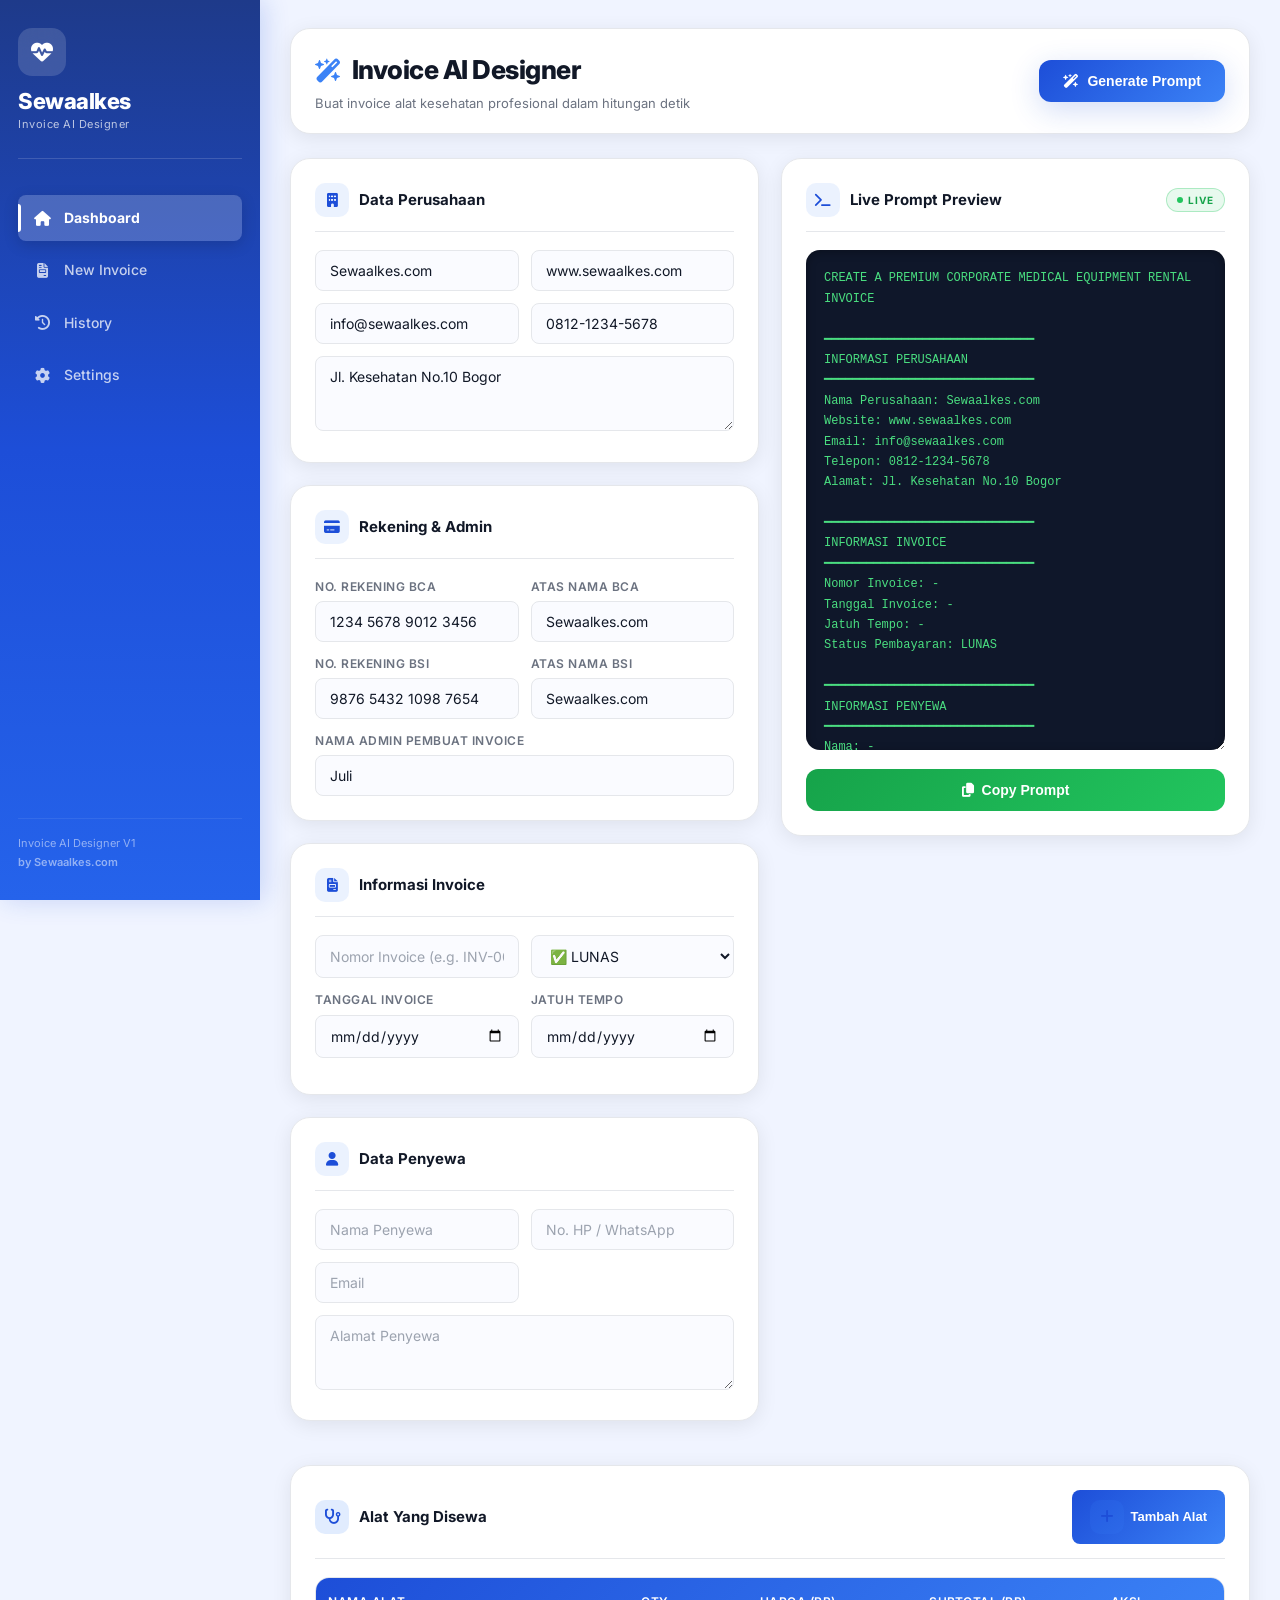
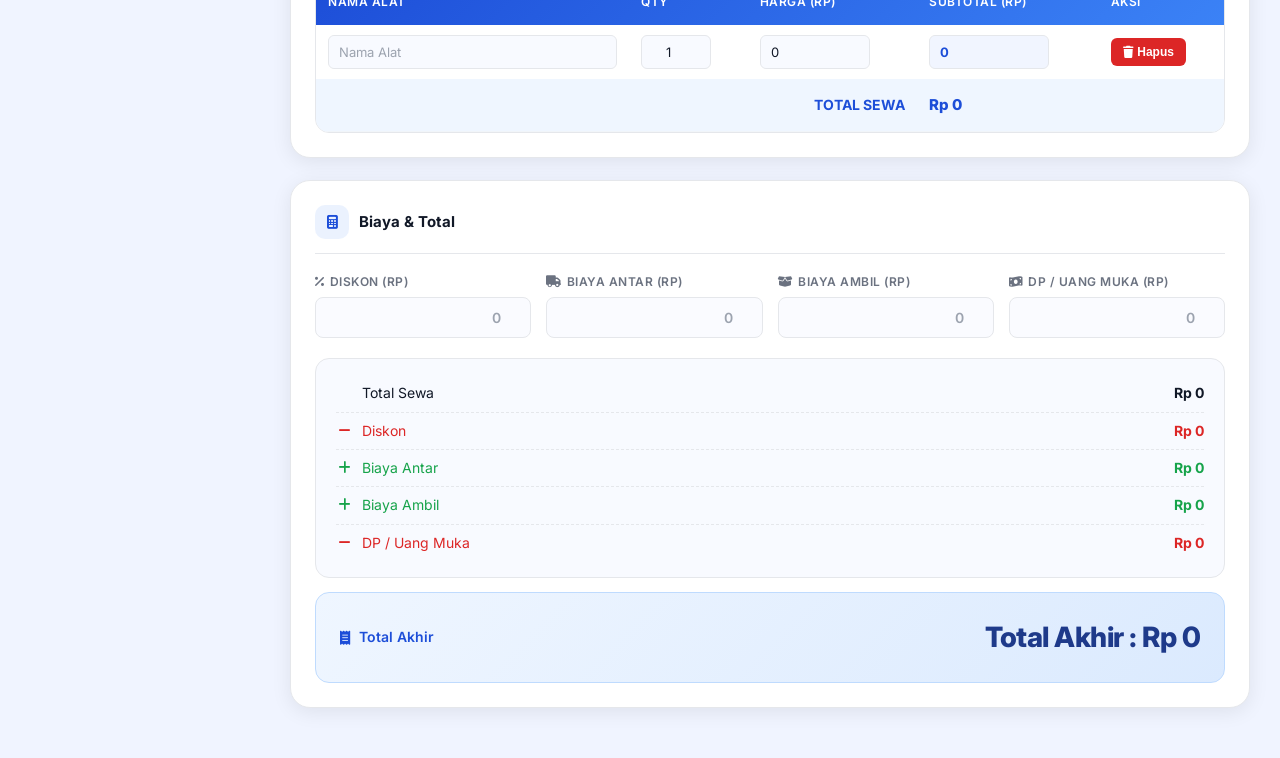
<file: index.html>
<!DOCTYPE html>
<html lang="id">
<head>
<meta charset="UTF-8">
<meta name="viewport" content="width=device-width, initial-scale=1.0">
<meta name="description" content="Invoice AI Designer untuk sewa alat kesehatan - Sewaalkes.com. Buat invoice profesional dengan mudah dan cepat.">
<title>Invoice AI Designer | Sewaalkes.com</title>

<link rel="preconnect" href="https://fonts.googleapis.com">
<link rel="preconnect" href="https://fonts.gstatic.com" crossorigin>
<link href="https://fonts.googleapis.com/css2?family=Inter:wght@300;400;500;600;700;800&display=swap" rel="stylesheet">
<link href="https://cdnjs.cloudflare.com/ajax/libs/font-awesome/6.5.1/css/all.min.css" rel="stylesheet">

<link rel="stylesheet" href="css/style.css">
<link rel="stylesheet" href="css/dashboard.css">
<link rel="stylesheet" href="css/mobile.css">
</head>
<body>

<div class="app">

    <!-- SIDEBAR -->
    <aside class="sidebar">
        <div class="logo">
            <div class="logo-icon"><i class="fa fa-heartbeat"></i></div>
            <h2>Sewaalkes</h2>
            <span>Invoice AI Designer</span>
        </div>

        <nav>
            <a href="index.html" class="active" id="nav-dashboard">
                <i class="fa fa-home"></i>
                <span>Dashboard</span>
            </a>
            <a href="index.html" id="nav-new">
                <i class="fa fa-file-invoice"></i>
                <span>New Invoice</span>
            </a>
            <a href="history.html" id="nav-history">
                <i class="fa fa-clock-rotate-left"></i>
                <span>History</span>
            </a>
            <a href="settings.html" id="nav-settings">
                <i class="fa fa-gear"></i>
                <span>Settings</span>
            </a>
        </nav>

        <div class="sidebar-footer">
            <p>Invoice AI Designer V1</p>
            <p class="brand-tag">by Sewaalkes.com</p>
        </div>
    </aside>

    <!-- CONTENT -->
    <main class="main">

        <div class="topbar">
            <div class="topbar-left">
                <h1><i class="fa fa-wand-magic-sparkles" style="color:#3b82f6;font-size:24px;margin-right:10px;"></i>Invoice AI Designer</h1>
                <p class="topbar-sub">Buat invoice alat kesehatan profesional dalam hitungan detik</p>
            </div>
            <button id="generateBtn" class="btn-generate">
                <i class="fa fa-wand-magic-sparkles"></i>
                Generate Prompt
            </button>
        </div>

        <!-- GRID -->
        <div class="dashboard-grid">

            <!-- KIRI -->
            <div class="left-column">

                <!-- DATA PERUSAHAAN -->
                <div class="card">
                    <div class="card-header">
                        <i class="fa fa-building"></i>
                        <h3>Data Perusahaan</h3>
                    </div>
                    <div class="form-grid-2">
                        <input id="companyName" type="text" placeholder="Nama Perusahaan" value="Sewaalkes.com">
                        <input id="website" type="text" placeholder="Website" value="www.sewaalkes.com">
                        <input id="email" type="email" placeholder="Email" value="info@sewaalkes.com">
                        <input id="phone" type="text" placeholder="No. WhatsApp" value="0812-1234-5678">
                    </div>
                    <textarea id="address" rows="3" placeholder="Alamat Lengkap">Jl. Kesehatan No.10 Bogor</textarea>
                </div>

                <!-- REKENING & ADMIN -->
                <div class="card">
                    <div class="card-header">
                        <i class="fa fa-credit-card"></i>
                        <h3>Rekening & Admin</h3>
                    </div>
                    <div class="form-grid-2">
                        <div class="input-group">
                            <label>No. Rekening BCA</label>
                            <input id="bankBca" type="text" placeholder="No. Rekening BCA" value="1234 5678 9012 3456">
                        </div>
                        <div class="input-group">
                            <label>Atas Nama BCA</label>
                            <input id="bankBcaName" type="text" placeholder="Atas Nama" value="Sewaalkes.com">
                        </div>
                        <div class="input-group">
                            <label>No. Rekening BSI</label>
                            <input id="bankBsi" type="text" placeholder="No. Rekening BSI" value="9876 5432 1098 7654">
                        </div>
                        <div class="input-group">
                            <label>Atas Nama BSI</label>
                            <input id="bankBsiName" type="text" placeholder="Atas Nama" value="Sewaalkes.com">
                        </div>
                    </div>
                    <div class="input-group" style="margin-top: 12px;">
                        <label>Nama Admin Pembuat Invoice</label>
                        <input id="adminName" type="text" placeholder="Nama Admin" value="Juli">
                    </div>
                </div>

                <!-- INVOICE -->
                <div class="card">
                    <div class="card-header">
                        <i class="fa fa-file-invoice"></i>
                        <h3>Informasi Invoice</h3>
                    </div>
                    <div class="form-grid-2">
                        <input id="invoiceNumber" placeholder="Nomor Invoice (e.g. INV-001)">
                        <select id="paymentStatus">
                            <option value="LUNAS">✅ LUNAS</option>
                            <option value="BELUM LUNAS">❌ BELUM LUNAS</option>
                            <option value="DP">⏳ DP / Uang Muka</option>
                        </select>
                        <div class="input-group">
                            <label>Tanggal Invoice</label>
                            <input id="invoiceDate" type="date">
                        </div>
                        <div class="input-group">
                            <label>Jatuh Tempo</label>
                            <input id="dueDate" type="date">
                        </div>
                    </div>
                </div>

                <!-- PENYEWA -->
                <div class="card">
                    <div class="card-header">
                        <i class="fa fa-user"></i>
                        <h3>Data Penyewa</h3>
                    </div>
                    <div class="form-grid-2">
                        <input id="customerName" placeholder="Nama Penyewa">
                        <input id="customerPhone" placeholder="No. HP / WhatsApp">
                        <input id="customerEmail" placeholder="Email" type="email">
                    </div>
                    <textarea id="customerAddress" rows="3" placeholder="Alamat Penyewa"></textarea>
                </div>

            </div>

            <!-- KANAN -->
            <div class="right-column">
                <div class="card preview-card">
                    <div class="card-header">
                        <i class="fa fa-terminal"></i>
                        <h3>Live Prompt Preview</h3>
                        <span class="live-badge"><span class="live-dot"></span>LIVE</span>
                    </div>
                    <textarea id="promptOutput" rows="28" placeholder="Prompt AI akan muncul di sini secara otomatis saat Anda mengisi form..."></textarea>
                    <button id="copyBtn" class="btn-success">
                        <i class="fa fa-copy"></i>
                        Copy Prompt
                    </button>
                </div>
            </div>

        </div>

        <!-- DETAIL SEWA -->
        <div class="card">
            <div class="card-header section-title">
                <div style="display:flex;align-items:center;gap:10px;">
                    <i class="fa fa-stethoscope"></i>
                    <h3>Alat Yang Disewa</h3>
                </div>
                <button id="addItemBtn" class="btn-add">
                    <i class="fa fa-plus"></i> Tambah Alat
                </button>
            </div>

            <div class="table-wrapper">
                <table class="invoice-table">
                    <thead>
                        <tr>
                            <th>Nama Alat</th>
                            <th>Qty</th>
                            <th>Harga (Rp)</th>
                            <th>Subtotal (Rp)</th>
                            <th>Aksi</th>
                        </tr>
                    </thead>
                    <tbody id="itemTableBody"></tbody>
                    <tfoot>
                        <tr class="total-row">
                            <td colspan="3" style="text-align:right;font-weight:700;color:#1d4ed8;padding:14px 12px;background:#eff6ff;">
                                <i class="fa fa-sigma" style="margin-right:6px;"></i>TOTAL SEWA
                            </td>
                            <td style="font-weight:800;color:#1d4ed8;font-size:15px;background:#eff6ff;padding:14px 12px;" id="totalSewaRow">
                                Rp 0
                            </td>
                            <td style="background:#eff6ff;"></td>
                        </tr>
                    </tfoot>
                </table>
            </div>
        </div>

        <!-- BIAYA -->
        <div class="card">
            <div class="card-header">
                <i class="fa fa-calculator"></i>
                <h3>Biaya & Total</h3>
            </div>
            <div class="cost-grid">
                <div class="input-group">
                    <label><i class="fa fa-percent"></i> Diskon (Rp)</label>
                    <input id="discount" type="number" placeholder="0" min="0">
                </div>
                <div class="input-group">
                    <label><i class="fa fa-truck"></i> Biaya Antar (Rp)</label>
                    <input id="deliveryFee" type="number" placeholder="0" min="0">
                </div>
                <div class="input-group">
                    <label><i class="fa fa-box-open"></i> Biaya Ambil (Rp)</label>
                    <input id="pickupFee" type="number" placeholder="0" min="0">
                </div>
                <div class="input-group">
                    <label><i class="fa fa-money-bill-wave"></i> DP / Uang Muka (Rp)</label>
                    <input id="downPayment" type="number" placeholder="0" min="0">
                </div>
            </div>

            <div class="summary-formula">
                <div class="formula-row">
                    <span><i class="fa fa-sigma"></i> Total Sewa</span>
                    <span id="totalSewaLabel">Rp 0</span>
                </div>
                <div class="formula-row minus">
                    <span><i class="fa fa-minus"></i> Diskon</span>
                    <span id="discountLabel">Rp 0</span>
                </div>
                <div class="formula-row plus">
                    <span><i class="fa fa-plus"></i> Biaya Antar</span>
                    <span id="deliveryLabel">Rp 0</span>
                </div>
                <div class="formula-row plus">
                    <span><i class="fa fa-plus"></i> Biaya Ambil</span>
                    <span id="pickupLabel">Rp 0</span>
                </div>
                <div class="formula-row minus">
                    <span><i class="fa fa-minus"></i> DP / Uang Muka</span>
                    <span id="dpLabel">Rp 0</span>
                </div>
            </div>

            <div class="summary-box">
                <div class="summary-label">
                    <i class="fa fa-receipt"></i>
                    Total Akhir
                </div>
                <h2 id="grandTotal">Total Akhir : Rp 0</h2>
            </div>
        </div>

    </main>

</div>

<script src="js/calculator.js"></script>
<script src="js/invoice.js"></script>
<script src="js/prompt-builder.js"></script>
<script src="js/app.js"></script>

</body>
</html>
</file>
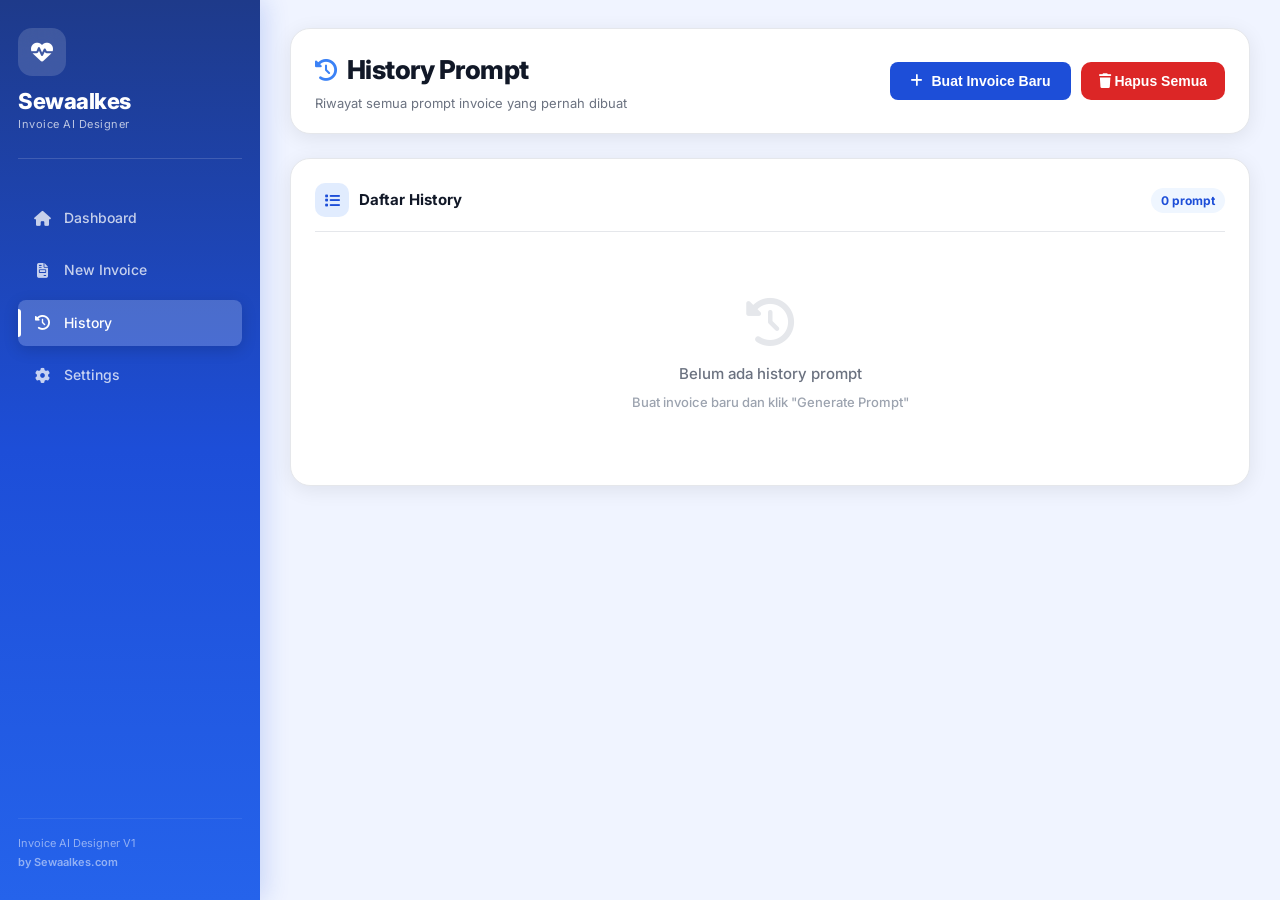
<file: history.html>
<!DOCTYPE html>
<html lang="id">
<head>
<meta charset="UTF-8">
<meta name="viewport" content="width=device-width, initial-scale=1.0">
<meta name="description" content="History prompt invoice - Invoice AI Designer Sewaalkes.com">
<title>History Prompt | Sewaalkes.com</title>

<link rel="preconnect" href="https://fonts.googleapis.com">
<link rel="preconnect" href="https://fonts.gstatic.com" crossorigin>
<link href="https://fonts.googleapis.com/css2?family=Inter:wght@300;400;500;600;700;800&display=swap" rel="stylesheet">
<link href="https://cdnjs.cloudflare.com/ajax/libs/font-awesome/6.5.1/css/all.min.css" rel="stylesheet">
<link rel="stylesheet" href="css/style.css">
<link rel="stylesheet" href="css/mobile.css">
</head>
<body>

<div class="app">

    <!-- SIDEBAR -->
    <aside class="sidebar">
        <div class="logo">
            <div class="logo-icon"><i class="fa fa-heartbeat"></i></div>
            <h2>Sewaalkes</h2>
            <span>Invoice AI Designer</span>
        </div>
        <nav>
            <a href="index.html" id="nav-dashboard">
                <i class="fa fa-home"></i>
                <span>Dashboard</span>
            </a>
            <a href="index.html" id="nav-new">
                <i class="fa fa-file-invoice"></i>
                <span>New Invoice</span>
            </a>
            <a href="history.html" class="active" id="nav-history">
                <i class="fa fa-clock-rotate-left"></i>
                <span>History</span>
            </a>
            <a href="settings.html" id="nav-settings">
                <i class="fa fa-gear"></i>
                <span>Settings</span>
            </a>
        </nav>
        <div class="sidebar-footer">
            <p>Invoice AI Designer V1</p>
            <p class="brand-tag">by Sewaalkes.com</p>
        </div>
    </aside>

    <!-- CONTENT -->
    <main class="main history-page">

        <div class="topbar">
            <div class="topbar-left">
                <h1><i class="fa fa-clock-rotate-left" style="color:#3b82f6;font-size:22px;margin-right:10px;"></i>History Prompt</h1>
                <p class="topbar-sub">Riwayat semua prompt invoice yang pernah dibuat</p>
            </div>
            <div style="display:flex;gap:10px;flex-wrap:wrap;">
                <button onclick="window.location.href='index.html'" class="btn-primary">
                    <i class="fa fa-plus"></i> Buat Invoice Baru
                </button>
                <button onclick="clearHistory()" class="btn-delete" style="padding:11px 18px;border-radius:10px;font-size:14px;">
                    <i class="fa fa-trash"></i> Hapus Semua
                </button>
            </div>
        </div>

        <div class="card">
            <div class="card-header">
                <i class="fa fa-list"></i>
                <h3>Daftar History</h3>
                <span id="historyCount" style="background:#eff6ff;color:#1d4ed8;font-size:12px;font-weight:700;padding:3px 10px;border-radius:999px;margin-left:auto;"></span>
            </div>
            <div id="historyContainer"></div>
        </div>

    </main>
</div>

<script>
function loadHistory() {
    const container = document.getElementById("historyContainer");
    const countEl = document.getElementById("historyCount");
    const history = JSON.parse(localStorage.getItem("invoiceHistory") || "[]");

    countEl.textContent = `${history.length} prompt`;

    if (history.length === 0) {
        container.innerHTML = `
            <div class="empty-state">
                <i class="fa fa-clock-rotate-left"></i>
                <p>Belum ada history prompt</p>
                <p style="font-size:13px;margin-top:6px;color:#9ca3af;">Buat invoice baru dan klik "Generate Prompt"</p>
            </div>
        `;
        return;
    }

    let html = "";
    history.forEach((item, index) => {
        html += `
        <div class="history-item">
            <div style="display:flex;justify-content:space-between;align-items:center;flex-wrap:wrap;gap:8px;">
                <div>
                    <h4><i class="fa fa-file-lines" style="margin-right:6px;"></i>Prompt #${index + 1}</h4>
                    <small><i class="fa fa-calendar" style="margin-right:4px;"></i>${item.date}</small>
                </div>
                <button onclick="copyPrompt(${index})" class="btn-primary" style="font-size:12px;padding:8px 14px;">
                    <i class="fa fa-copy"></i> Copy
                </button>
            </div>
            <textarea rows="6" readonly>${item.prompt}</textarea>
        </div>
        `;
    });

    container.innerHTML = html;
}

function copyPrompt(index) {
    const history = JSON.parse(localStorage.getItem("invoiceHistory") || "[]");
    navigator.clipboard.writeText(history[index].prompt).then(() => {
        // Visual feedback
        const btns = document.querySelectorAll(".btn-primary");
        if (btns[index]) {
            btns[index].innerHTML = '<i class="fa fa-check"></i> Berhasil!';
            btns[index].style.background = '#16a34a';
            setTimeout(() => {
                btns[index].innerHTML = '<i class="fa fa-copy"></i> Copy';
                btns[index].style.background = '';
            }, 2000);
        }
    }).catch(() => {
        alert("Prompt #" + (index + 1) + " berhasil dicopy");
    });
}

function clearHistory() {
    if (confirm("Hapus semua history prompt? Tindakan ini tidak bisa dibatalkan.")) {
        localStorage.removeItem("invoiceHistory");
        loadHistory();
    }
}

loadHistory();
</script>

</body>
</html>
</file>
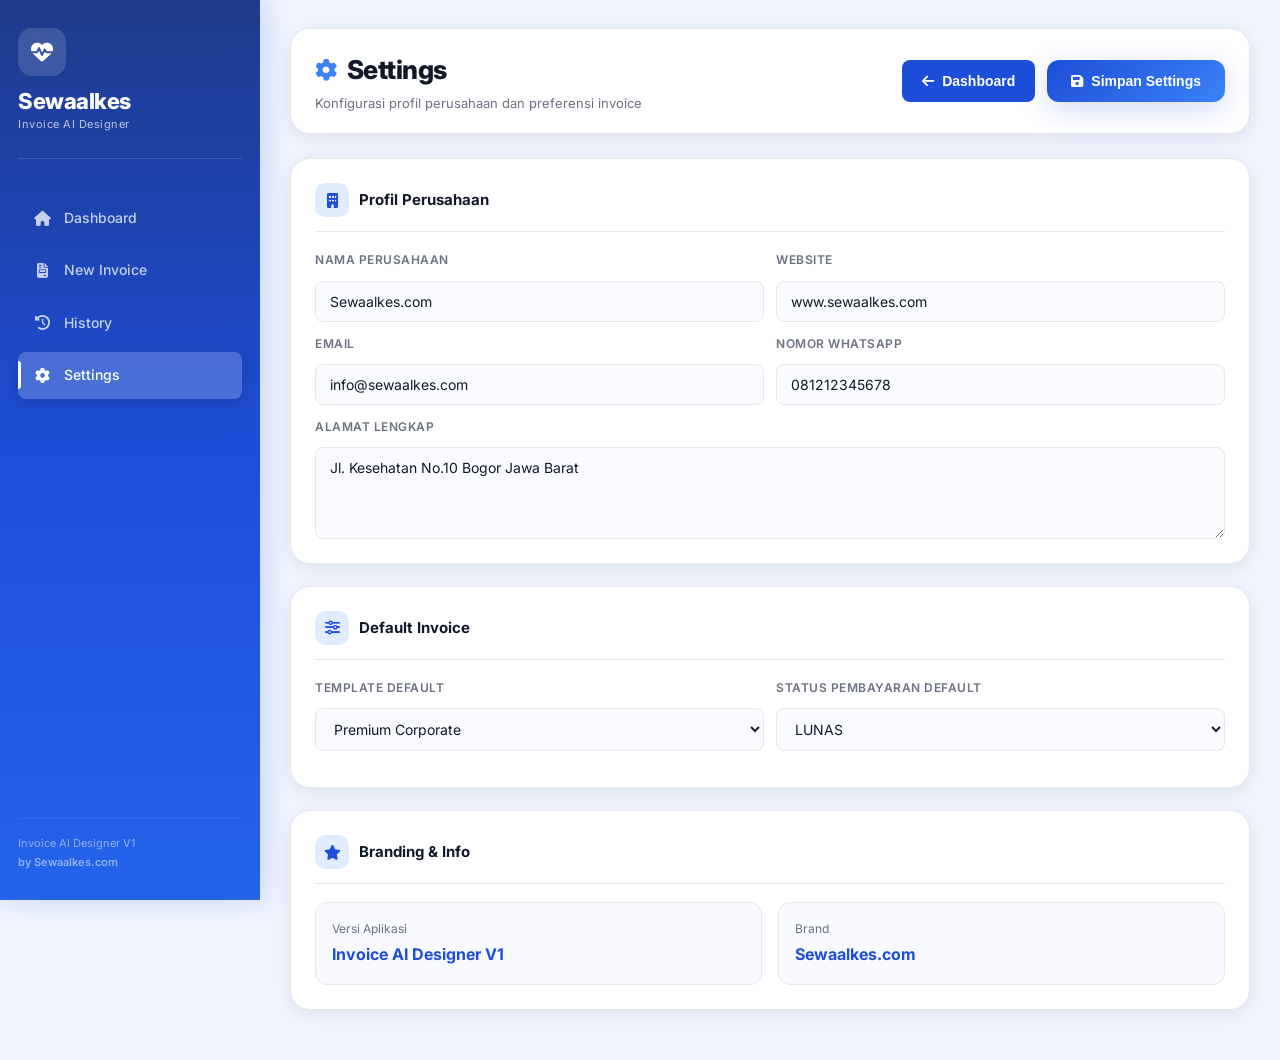
<file: settings.html>
<!DOCTYPE html>
<html lang="id">
<head>
<meta charset="UTF-8">
<meta name="viewport" content="width=device-width, initial-scale=1.0">
<meta name="description" content="Settings Invoice AI Designer - Sewaalkes.com">
<title>Settings | Sewaalkes.com</title>

<link rel="preconnect" href="https://fonts.googleapis.com">
<link rel="preconnect" href="https://fonts.gstatic.com" crossorigin>
<link href="https://fonts.googleapis.com/css2?family=Inter:wght@300;400;500;600;700;800&display=swap" rel="stylesheet">
<link href="https://cdnjs.cloudflare.com/ajax/libs/font-awesome/6.5.1/css/all.min.css" rel="stylesheet">
<link rel="stylesheet" href="css/style.css">
<link rel="stylesheet" href="css/mobile.css">
</head>
<body>

<div class="app">

    <!-- SIDEBAR -->
    <aside class="sidebar">
        <div class="logo">
            <div class="logo-icon"><i class="fa fa-heartbeat"></i></div>
            <h2>Sewaalkes</h2>
            <span>Invoice AI Designer</span>
        </div>
        <nav>
            <a href="index.html" id="nav-dashboard">
                <i class="fa fa-home"></i>
                <span>Dashboard</span>
            </a>
            <a href="index.html" id="nav-new">
                <i class="fa fa-file-invoice"></i>
                <span>New Invoice</span>
            </a>
            <a href="history.html" id="nav-history">
                <i class="fa fa-clock-rotate-left"></i>
                <span>History</span>
            </a>
            <a href="settings.html" class="active" id="nav-settings">
                <i class="fa fa-gear"></i>
                <span>Settings</span>
            </a>
        </nav>
        <div class="sidebar-footer">
            <p>Invoice AI Designer V1</p>
            <p class="brand-tag">by Sewaalkes.com</p>
        </div>
    </aside>

    <!-- CONTENT -->
    <main class="main settings-page">

        <div class="topbar">
            <div class="topbar-left">
                <h1><i class="fa fa-gear" style="color:#3b82f6;font-size:22px;margin-right:10px;"></i>Settings</h1>
                <p class="topbar-sub">Konfigurasi profil perusahaan dan preferensi invoice</p>
            </div>
            <div class="btn-row" style="margin:0;">
                <button onclick="window.location.href='index.html'" class="btn-primary">
                    <i class="fa fa-arrow-left"></i> Dashboard
                </button>
                <button onclick="saveSettings()" class="btn-generate">
                    <i class="fa fa-floppy-disk"></i> Simpan Settings
                </button>
            </div>
        </div>

        <!-- PROFIL PERUSAHAAN -->
        <div class="card">
            <div class="card-header">
                <i class="fa fa-building"></i>
                <h3>Profil Perusahaan</h3>
            </div>
            <div class="form-grid-2">
                <div class="input-group">
                    <label>Nama Perusahaan</label>
                    <input id="companyName" type="text" value="Sewaalkes.com" placeholder="Nama Perusahaan">
                </div>
                <div class="input-group">
                    <label>Website</label>
                    <input id="website" type="text" value="www.sewaalkes.com" placeholder="Website">
                </div>
                <div class="input-group">
                    <label>Email</label>
                    <input id="email" type="email" value="info@sewaalkes.com" placeholder="Email">
                </div>
                <div class="input-group">
                    <label>Nomor WhatsApp</label>
                    <input id="phone" type="text" value="081212345678" placeholder="No. WhatsApp">
                </div>
            </div>
            <div class="input-group" style="margin-top:12px;">
                <label>Alamat Lengkap</label>
                <textarea id="companyAddress" rows="4" placeholder="Alamat Lengkap">Jl. Kesehatan No.10 Bogor Jawa Barat</textarea>
            </div>
        </div>

        <!-- DEFAULT INVOICE -->
        <div class="card">
            <div class="card-header">
                <i class="fa fa-sliders"></i>
                <h3>Default Invoice</h3>
            </div>
            <div class="form-grid-2">
                <div class="input-group">
                    <label>Template Default</label>
                    <select id="templateStyle">
                        <option>Premium Corporate</option>
                        <option>Medical Blue</option>
                        <option>Executive</option>
                        <option>Modern Clean</option>
                    </select>
                </div>
                <div class="input-group">
                    <label>Status Pembayaran Default</label>
                    <select id="paymentStatus">
                        <option value="LUNAS">LUNAS</option>
                        <option value="BELUM LUNAS">BELUM LUNAS</option>
                        <option value="DP">DP / Uang Muka</option>
                    </select>
                </div>
            </div>
        </div>

        <!-- BRANDING -->
        <div class="card">
            <div class="card-header">
                <i class="fa fa-star"></i>
                <h3>Branding & Info</h3>
            </div>
            <div style="display:grid;grid-template-columns:1fr 1fr;gap:16px;">
                <div style="background:#f8faff;border:1px solid #e5e7eb;border-radius:12px;padding:16px;">
                    <p style="font-size:12px;color:#6b7280;margin-bottom:4px;">Versi Aplikasi</p>
                    <p style="font-size:16px;font-weight:700;color:#1d4ed8;">Invoice AI Designer V1</p>
                </div>
                <div style="background:#f8faff;border:1px solid #e5e7eb;border-radius:12px;padding:16px;">
                    <p style="font-size:12px;color:#6b7280;margin-bottom:4px;">Brand</p>
                    <p style="font-size:16px;font-weight:700;color:#1d4ed8;">Sewaalkes.com</p>
                </div>
            </div>
        </div>

        <!-- NOTIFICATION -->
        <div id="saveNotif" style="display:none;background:#dcfce7;border:1px solid #86efac;color:#15803d;padding:14px 20px;border-radius:12px;font-weight:600;text-align:center;margin-bottom:20px;font-size:14px;">
            <i class="fa fa-check-circle" style="margin-right:8px;"></i>Settings berhasil disimpan!
        </div>

    </main>
</div>

<script>
function saveSettings() {
    const settings = {
        companyName: document.getElementById("companyName").value,
        website:     document.getElementById("website").value,
        email:       document.getElementById("email").value,
        phone:       document.getElementById("phone").value,
        companyAddress: document.getElementById("companyAddress").value,
        templateStyle:  document.getElementById("templateStyle").value,
        paymentStatus:  document.getElementById("paymentStatus").value
    };

    localStorage.setItem("invoiceSettings", JSON.stringify(settings));

    const notif = document.getElementById("saveNotif");
    notif.style.display = "block";
    setTimeout(() => {
        notif.style.display = "none";
    }, 3000);
}

function loadSettings() {
    const settings = JSON.parse(localStorage.getItem("invoiceSettings") || "{}");
    if (!settings.companyName) return;

    const map = {
        companyName:    "companyName",
        website:        "website",
        email:          "email",
        phone:          "phone",
        companyAddress: "companyAddress",
        templateStyle:  "templateStyle",
        paymentStatus:  "paymentStatus"
    };

    Object.entries(map).forEach(([key, id]) => {
        const el = document.getElementById(id);
        if (el && settings[key]) el.value = settings[key];
    });
}

loadSettings();
</script>

</body>
</html>
</file>
<file: css/style.css>
/* ========================================
   STYLE.CSS - Invoice AI Designer
   Core Design System
   ======================================== */

/* GOOGLE FONTS */
@import url('https://fonts.googleapis.com/css2?family=Inter:wght@300;400;500;600;700;800&display=swap');

/* RESET */
* {
    margin: 0;
    padding: 0;
    box-sizing: border-box;
}

:root {
    --primary: #1d4ed8;
    --primary-dark: #1e3a8a;
    --primary-light: #3b82f6;
    --primary-glow: rgba(59, 130, 246, 0.15);
    --success: #16a34a;
    --success-dark: #15803d;
    --danger: #dc2626;
    --danger-dark: #b91c1c;
    --warning: #d97706;
    --bg: #f0f4ff;
    --card-bg: #ffffff;
    --sidebar-bg: linear-gradient(180deg, #1e3a8a 0%, #1d4ed8 50%, #2563eb 100%);
    --text: #111827;
    --text-muted: #6b7280;
    --text-light: #9ca3af;
    --border: #e5e7eb;
    --border-focus: #3b82f6;
    --shadow-sm: 0 1px 3px rgba(0,0,0,0.08);
    --shadow-md: 0 4px 20px rgba(0,0,0,0.08);
    --shadow-lg: 0 10px 40px rgba(0,0,0,0.12);
    --shadow-blue: 0 8px 30px rgba(29, 78, 216, 0.2);
    --radius-sm: 8px;
    --radius-md: 14px;
    --radius-lg: 20px;
    --sidebar-width: 260px;
    --transition: all 0.25s cubic-bezier(0.4, 0, 0.2, 1);
}

body {
    font-family: 'Inter', 'Segoe UI', sans-serif;
    background: var(--bg);
    color: var(--text);
    font-size: 14px;
    line-height: 1.6;
    -webkit-font-smoothing: antialiased;
}

/* ========================================
   APP LAYOUT
   ======================================== */

.app {
    display: flex;
    min-height: 100vh;
}

/* ========================================
   SIDEBAR
   ======================================== */

.sidebar {
    width: var(--sidebar-width);
    background: var(--sidebar-bg);
    color: white;
    padding: 28px 18px;
    position: fixed;
    height: 100vh;
    display: flex;
    flex-direction: column;
    z-index: 100;
    box-shadow: 4px 0 24px rgba(29, 78, 216, 0.2);
}

.logo {
    display: flex;
    flex-direction: column;
    align-items: flex-start;
    margin-bottom: 36px;
    padding-bottom: 24px;
    border-bottom: 1px solid rgba(255,255,255,0.15);
}

.logo-icon {
    width: 48px;
    height: 48px;
    background: rgba(255,255,255,0.15);
    border-radius: 14px;
    display: flex;
    align-items: center;
    justify-content: center;
    margin-bottom: 12px;
    font-size: 22px;
    backdrop-filter: blur(10px);
}

.logo h2 {
    font-size: 22px;
    font-weight: 800;
    letter-spacing: -0.5px;
    line-height: 1.2;
}

.logo span {
    font-size: 11px;
    opacity: 0.7;
    font-weight: 400;
    margin-top: 2px;
    letter-spacing: 0.5px;
}

.sidebar nav {
    display: flex;
    flex-direction: column;
    gap: 6px;
    flex: 1;
}

.sidebar nav a {
    text-decoration: none;
    color: rgba(255,255,255,0.75);
    padding: 12px 14px;
    border-radius: var(--radius-sm);
    transition: var(--transition);
    display: flex;
    align-items: center;
    gap: 12px;
    font-weight: 500;
    font-size: 14px;
    position: relative;
}

.sidebar nav a i {
    width: 20px;
    text-align: center;
    font-size: 15px;
}

.sidebar nav a:hover {
    background: rgba(255,255,255,0.12);
    color: white;
    transform: translateX(2px);
}

.sidebar nav a.active {
    background: rgba(255,255,255,0.2);
    color: white;
    box-shadow: 0 4px 15px rgba(0,0,0,0.15);
}

.sidebar nav a.active::before {
    content: '';
    position: absolute;
    left: 0;
    top: 50%;
    transform: translateY(-50%);
    width: 3px;
    height: 60%;
    background: white;
    border-radius: 0 3px 3px 0;
}

.sidebar-footer {
    border-top: 1px solid rgba(255,255,255,0.15);
    padding-top: 16px;
    font-size: 11px;
    opacity: 0.5;
}

.sidebar-footer .brand-tag {
    font-weight: 600;
    margin-top: 2px;
}

/* ========================================
   MAIN CONTENT
   ======================================== */

.main {
    margin-left: var(--sidebar-width);
    padding: 28px 30px;
    width: 100%;
    min-height: 100vh;
}

/* ========================================
   TOPBAR
   ======================================== */

.topbar {
    display: flex;
    justify-content: space-between;
    align-items: center;
    background: white;
    padding: 20px 24px;
    border-radius: var(--radius-lg);
    box-shadow: var(--shadow-md);
    margin-bottom: 24px;
    border: 1px solid var(--border);
}

.topbar-left h1 {
    font-size: 26px;
    font-weight: 800;
    color: var(--text);
    letter-spacing: -0.5px;
    display: flex;
    align-items: center;
}

.topbar-sub {
    font-size: 13px;
    color: var(--text-muted);
    margin-top: 2px;
}

/* ========================================
   BUTTONS
   ======================================== */

.btn-generate {
    background: linear-gradient(135deg, var(--primary) 0%, var(--primary-light) 100%);
    color: white;
    border: none;
    padding: 13px 24px;
    border-radius: 12px;
    cursor: pointer;
    font-weight: 700;
    font-size: 14px;
    display: flex;
    align-items: center;
    gap: 8px;
    transition: var(--transition);
    box-shadow: var(--shadow-blue);
    white-space: nowrap;
}

.btn-generate:hover {
    transform: translateY(-2px);
    box-shadow: 0 12px 35px rgba(29, 78, 216, 0.35);
}

.btn-generate:active {
    transform: translateY(0);
}

.btn-primary {
    background: var(--primary);
    color: white;
    border: none;
    padding: 11px 20px;
    border-radius: var(--radius-sm);
    cursor: pointer;
    font-weight: 600;
    font-size: 14px;
    transition: var(--transition);
    display: inline-flex;
    align-items: center;
    gap: 8px;
}

.btn-primary:hover {
    background: var(--primary-dark);
    transform: translateY(-1px);
    box-shadow: var(--shadow-blue);
}

.btn-success {
    background: linear-gradient(135deg, var(--success), #22c55e);
    color: white;
    border: none;
    padding: 13px;
    width: 100%;
    border-radius: 12px;
    cursor: pointer;
    font-weight: 700;
    font-size: 14px;
    transition: var(--transition);
    display: flex;
    align-items: center;
    justify-content: center;
    gap: 8px;
    margin-top: 12px;
}

.btn-success:hover {
    background: linear-gradient(135deg, var(--success-dark), var(--success));
    transform: translateY(-2px);
    box-shadow: 0 8px 25px rgba(22, 163, 74, 0.35);
}

.btn-add {
    background: linear-gradient(135deg, var(--primary) 0%, var(--primary-light) 100%);
    color: white;
    border: none;
    padding: 10px 18px;
    border-radius: var(--radius-sm);
    cursor: pointer;
    font-weight: 600;
    font-size: 13px;
    transition: var(--transition);
    display: inline-flex;
    align-items: center;
    gap: 6px;
}

.btn-add:hover {
    transform: translateY(-1px);
    box-shadow: var(--shadow-blue);
}

.btn-delete {
    background: var(--danger);
    color: white;
    border: none;
    padding: 7px 12px;
    border-radius: 6px;
    cursor: pointer;
    font-size: 12px;
    font-weight: 600;
    transition: var(--transition);
}

.btn-delete:hover {
    background: var(--danger-dark);
    transform: scale(1.05);
}

/* ========================================
   GRID LAYOUT
   ======================================== */

.dashboard-grid {
    display: grid;
    grid-template-columns: 1fr 1fr;
    gap: 22px;
    margin-bottom: 22px;
    align-items: start;
}

/* ========================================
   CARD
   ======================================== */

.card {
    background: var(--card-bg);
    border-radius: var(--radius-lg);
    padding: 24px;
    box-shadow: var(--shadow-md);
    margin-bottom: 22px;
    border: 1px solid var(--border);
    transition: var(--transition);
    animation: fadeInUp 0.4s ease both;
}

.card:hover {
    box-shadow: var(--shadow-lg);
    transform: translateY(-2px);
}

.card-header {
    display: flex;
    align-items: center;
    gap: 10px;
    margin-bottom: 18px;
    padding-bottom: 14px;
    border-bottom: 1px solid var(--border);
}

.card-header i {
    width: 34px;
    height: 34px;
    background: var(--primary-glow);
    color: var(--primary);
    border-radius: 10px;
    display: flex;
    align-items: center;
    justify-content: center;
    font-size: 15px;
    flex-shrink: 0;
}

.card-header h3 {
    font-size: 15px;
    font-weight: 700;
    color: var(--text);
    flex: 1;
}

/* ========================================
   FORM ELEMENTS
   ======================================== */

.form-grid-2 {
    display: grid;
    grid-template-columns: 1fr 1fr;
    gap: 12px;
    margin-bottom: 12px;
}

.input-group {
    display: flex;
    flex-direction: column;
    gap: 5px;
}

.input-group label {
    font-size: 12px;
    font-weight: 600;
    color: var(--text-muted);
    text-transform: uppercase;
    letter-spacing: 0.5px;
    display: flex;
    align-items: center;
    gap: 5px;
}

input,
textarea,
select {
    width: 100%;
    padding: 11px 14px;
    margin-bottom: 0;
    border: 1.5px solid var(--border);
    border-radius: var(--radius-sm);
    font-size: 14px;
    font-family: 'Inter', sans-serif;
    color: var(--text);
    background: #fafbff;
    transition: var(--transition);
    outline: none;
}

input:focus,
textarea:focus,
select:focus {
    border-color: var(--border-focus);
    background: white;
    box-shadow: 0 0 0 3px var(--primary-glow);
}

input::placeholder,
textarea::placeholder {
    color: var(--text-light);
}

select {
    cursor: pointer;
}

/* ========================================
   TABLE
   ======================================== */

.table-wrapper {
    overflow-x: auto;
    border-radius: var(--radius-md);
    border: 1px solid var(--border);
}

.invoice-table {
    width: 100%;
    border-collapse: collapse;
    min-width: 600px;
}

.invoice-table thead {
    background: linear-gradient(135deg, var(--primary) 0%, var(--primary-light) 100%);
}

.invoice-table th {
    color: white;
    padding: 14px 12px;
    text-align: left;
    font-size: 12px;
    font-weight: 600;
    letter-spacing: 0.5px;
    text-transform: uppercase;
}

.invoice-table td {
    padding: 10px 12px;
    border-bottom: 1px solid #f1f5f9;
    background: white;
    vertical-align: middle;
}

.invoice-table tbody tr:last-child td {
    border-bottom: none;
}

.invoice-table tbody tr:hover td {
    background: #f8faff;
}

.invoice-table input {
    margin: 0;
    padding: 8px 10px;
    border-radius: 6px;
    font-size: 13px;
    background: #f8faff;
}

/* ========================================
   SECTION TITLE
   ======================================== */

.section-title {
    display: flex;
    justify-content: space-between;
    align-items: center;
    flex-wrap: wrap;
    gap: 10px;
}

/* ========================================
   COST GRID
   ======================================== */

.cost-grid {
    display: grid;
    grid-template-columns: repeat(4, 1fr);
    gap: 15px;
    margin-bottom: 20px;
}

/* ========================================
   FORMULA BREAKDOWN
   ======================================== */

.summary-formula {
    background: #f8faff;
    border: 1.5px solid #e5e7eb;
    border-radius: var(--radius-md);
    padding: 16px 20px;
    margin-bottom: 14px;
}

.formula-row {
    display: flex;
    justify-content: space-between;
    align-items: center;
    padding: 7px 0;
    font-size: 14px;
    color: var(--text);
    border-bottom: 1px dashed #e5e7eb;
}

.formula-row:last-child {
    border-bottom: none;
}

.formula-row i {
    width: 16px;
    margin-right: 6px;
    text-align: center;
}

.formula-row.minus {
    color: #dc2626;
}

.formula-row.plus {
    color: #16a34a;
}

.formula-row span:last-child {
    font-weight: 700;
    min-width: 120px;
    text-align: right;
}

/* ========================================
   SUMMARY BOX
   ======================================== */

.summary-box {
    background: linear-gradient(135deg, #eff6ff 0%, #dbeafe 100%);
    padding: 22px 24px;
    border-radius: var(--radius-md);
    border: 1.5px solid #bfdbfe;
    display: flex;
    justify-content: space-between;
    align-items: center;
}

.summary-label {
    font-size: 14px;
    font-weight: 600;
    color: var(--primary);
    display: flex;
    align-items: center;
    gap: 8px;
}

.summary-box h2 {
    font-size: 28px;
    font-weight: 800;
    color: var(--primary-dark);
    letter-spacing: -0.5px;
}

/* ========================================
   PREVIEW CARD
   ======================================== */

.preview-card {
    position: sticky;
    top: 20px;
}

.preview-card textarea {
    background: #0f172a;
    color: #4ade80;
    border: none;
    padding: 18px;
    border-radius: var(--radius-md);
    font-family: 'Consolas', 'Courier New', monospace;
    font-size: 12px;
    line-height: 1.7;
    resize: none;
    width: 100%;
    height: 500px;
    box-shadow: inset 0 2px 10px rgba(0,0,0,0.3);
}

.live-badge {
    display: flex;
    align-items: center;
    gap: 5px;
    background: rgba(34, 197, 94, 0.1);
    color: #16a34a;
    font-size: 10px;
    font-weight: 700;
    padding: 3px 10px;
    border-radius: 999px;
    border: 1px solid rgba(34, 197, 94, 0.3);
    letter-spacing: 1px;
}

.live-dot {
    width: 6px;
    height: 6px;
    background: #22c55e;
    border-radius: 50%;
    animation: pulse 1.5s infinite;
}

/* ========================================
   ANIMATIONS
   ======================================== */

@keyframes fadeInUp {
    from {
        opacity: 0;
        transform: translateY(16px);
    }
    to {
        opacity: 1;
        transform: translateY(0);
    }
}

@keyframes pulse {
    0%, 100% { opacity: 1; transform: scale(1); }
    50% { opacity: 0.5; transform: scale(1.3); }
}

/* ========================================
   SCROLLBAR
   ======================================== */

::-webkit-scrollbar {
    width: 6px;
    height: 6px;
}

::-webkit-scrollbar-track {
    background: var(--bg);
}

::-webkit-scrollbar-thumb {
    background: #c7d2fe;
    border-radius: 20px;
}

::-webkit-scrollbar-thumb:hover {
    background: var(--primary-light);
}

/* ========================================
   STATUS BADGES
   ======================================== */

.badge {
    display: inline-block;
    padding: 5px 12px;
    border-radius: 999px;
    font-size: 11px;
    font-weight: 700;
    letter-spacing: 0.5px;
}

.badge-success { background: #dcfce7; color: #15803d; }
.badge-warning { background: #fef9c3; color: #a16207; }
.badge-danger  { background: #fee2e2; color: #b91c1c; }

/* ========================================
   HISTORY PAGE
   ======================================== */

.history-page .history-item {
    background: #f8faff;
    border: 1px solid var(--border);
    border-radius: var(--radius-md);
    padding: 18px;
    margin-bottom: 16px;
    transition: var(--transition);
}

.history-page .history-item:hover {
    border-color: var(--primary-light);
    box-shadow: 0 4px 15px var(--primary-glow);
}

.history-page .history-item h4 {
    font-size: 14px;
    font-weight: 700;
    color: var(--primary);
    margin-bottom: 4px;
}

.history-page .history-item small {
    color: var(--text-muted);
    font-size: 12px;
}

.history-page .history-item textarea {
    background: #0f172a;
    color: #4ade80;
    font-family: monospace;
    font-size: 11px;
    border-radius: 8px;
    padding: 12px;
    border: none;
    margin-top: 12px;
    height: 120px;
    resize: none;
}

/* ========================================
   SETTINGS PAGE
   ======================================== */

.settings-page label {
    display: block;
    font-size: 12px;
    font-weight: 600;
    color: var(--text-muted);
    text-transform: uppercase;
    letter-spacing: 0.5px;
    margin-bottom: 6px;
    margin-top: 14px;
}

.settings-page label:first-child {
    margin-top: 0;
}

.settings-page input,
.settings-page textarea,
.settings-page select {
    margin-bottom: 0;
}

.settings-page .btn-row {
    display: flex;
    gap: 12px;
    margin-bottom: 24px;
    flex-wrap: wrap;
}

.settings-page h2 {
    font-size: 17px;
    font-weight: 700;
    color: var(--text);
    margin-bottom: 16px;
}

.empty-state {
    text-align: center;
    padding: 48px 24px;
    color: var(--text-muted);
}

.empty-state i {
    font-size: 48px;
    color: var(--border);
    margin-bottom: 16px;
    display: block;
}

.empty-state p {
    font-size: 15px;
    font-weight: 500;
}
</file>
<file: css/dashboard.css>
/* ========================================
   DASHBOARD.CSS
   Enhanced Dashboard Effects
   ======================================== */

/* Card delay animations */
.left-column .card:nth-child(1) { animation-delay: 0.05s; }
.left-column .card:nth-child(2) { animation-delay: 0.10s; }
.left-column .card:nth-child(3) { animation-delay: 0.15s; }
.right-column .card { animation-delay: 0.05s; }

/* Table input widths */
.invoice-table .item-name { min-width: 160px; }
.invoice-table .item-qty  { max-width: 70px; text-align: center; }
.invoice-table .item-price    { max-width: 110px; }
.invoice-table .item-duration { max-width: 80px; text-align: center; }
.invoice-table .item-subtotal {
    max-width: 120px;
    background: #f1f5ff;
    color: var(--primary);
    font-weight: 700;
    cursor: default;
}

/* Active nav highlight */
.sidebar nav a.active {
    font-weight: 700;
}

/* Topbar generate btn pulse on click */
.btn-generate:active {
    animation: btnClick 0.15s ease;
}

@keyframes btnClick {
    0%   { transform: scale(1); }
    50%  { transform: scale(0.96); }
    100% { transform: scale(1); }
}

/* Form input row gap fix */
.form-grid-2 input,
.form-grid-2 select {
    margin-bottom: 0;
}

/* Textarea in card */
.card textarea {
    margin-bottom: 0;
    resize: vertical;
}

/* Cost grid inputs */
.cost-grid .input-group {
    display: flex;
    flex-direction: column;
    gap: 6px;
}

.cost-grid input {
    font-weight: 600;
    text-align: right;
}

/* Summary amount animation */
#grandTotal {
    transition: all 0.3s cubic-bezier(0.34, 1.56, 0.64, 1);
}

/* Premium scrollbar for code preview */
.preview-card textarea::-webkit-scrollbar {
    width: 4px;
}

.preview-card textarea::-webkit-scrollbar-track {
    background: #1e293b;
}

.preview-card textarea::-webkit-scrollbar-thumb {
    background: #334155;
    border-radius: 4px;
}

/* Table row add animation */
@keyframes rowFadeIn {
    from {
        opacity: 0;
        transform: translateX(-10px);
    }
    to {
        opacity: 1;
        transform: translateX(0);
    }
}

#itemTableBody tr {
    animation: rowFadeIn 0.25s ease;
}

/* Icon wrapper in card header */
.card-header > i {
    width: 34px;
    height: 34px;
    background: rgba(59, 130, 246, 0.1);
    color: var(--primary);
    border-radius: 10px;
    display: flex !important;
    align-items: center;
    justify-content: center;
    font-size: 14px;
    flex-shrink: 0;
}
</file>
<file: css/mobile.css>
/* ========================================
   MOBILE.CSS
   Responsive Design
   ======================================== */

/* LARGE TABLET — Stack columns */
@media (max-width: 1200px) {
    .dashboard-grid {
        grid-template-columns: 1fr;
    }
    .cost-grid {
        grid-template-columns: 1fr 1fr;
    }
    .right-column {
        position: relative;
        top: auto;
    }
    .preview-card textarea {
        height: 350px;
    }
}

/* TABLET */
@media (max-width: 900px) {
    :root {
        --sidebar-width: 220px;
    }
    .main {
        padding: 20px;
    }
    .topbar {
        flex-direction: column;
        align-items: flex-start;
        gap: 14px;
    }
    .btn-generate {
        width: 100%;
        justify-content: center;
    }
}

/* MOBILE — Hide sidebar, show topnav */
@media (max-width: 768px) {
    .sidebar {
        width: 100%;
        height: auto;
        position: relative;
        padding: 16px 18px;
        flex-direction: row;
        align-items: center;
        flex-wrap: wrap;
        gap: 12px;
    }

    .logo {
        flex-direction: row;
        align-items: center;
        margin-bottom: 0;
        padding-bottom: 0;
        border-bottom: none;
        gap: 10px;
        flex: 1;
    }

    .logo-icon {
        margin-bottom: 0;
        width: 36px;
        height: 36px;
        font-size: 16px;
    }

    .logo h2 {
        font-size: 18px;
    }

    .logo span {
        display: none;
    }

    .sidebar nav {
        flex-direction: row;
        flex-wrap: wrap;
        gap: 6px;
        flex: unset;
        width: 100%;
    }

    .sidebar nav a {
        flex: 1;
        min-width: 100px;
        justify-content: center;
        font-size: 12px;
        padding: 10px;
    }

    .sidebar nav a::before {
        display: none;
    }

    .sidebar-footer {
        display: none;
    }

    .app {
        flex-direction: column;
    }

    .main {
        margin-left: 0;
        padding: 16px;
    }

    .dashboard-grid {
        grid-template-columns: 1fr;
    }

    .cost-grid {
        grid-template-columns: 1fr 1fr;
    }

    .summary-box {
        flex-direction: column;
        align-items: flex-start;
        gap: 10px;
    }

    .summary-box h2 {
        font-size: 22px;
    }

    .form-grid-2 {
        grid-template-columns: 1fr;
    }

    .topbar {
        flex-direction: column;
        align-items: flex-start;
        gap: 12px;
        padding: 16px 18px;
    }

    .topbar-left h1 {
        font-size: 20px;
    }

    .btn-generate {
        width: 100%;
        justify-content: center;
    }
}

/* SMARTPHONE */
@media (max-width: 520px) {
    .cost-grid {
        grid-template-columns: 1fr;
    }

    .section-title {
        flex-direction: column;
        align-items: flex-start;
    }

    .btn-add, .btn-primary, .btn-success {
        width: 100%;
        justify-content: center;
    }

    .card {
        padding: 16px;
    }

    .preview-card textarea {
        height: 280px;
        font-size: 11px;
    }

    .summary-box h2 {
        font-size: 20px;
    }

    .invoice-table th,
    .invoice-table td {
        padding: 8px;
        font-size: 12px;
    }
}
</file>
